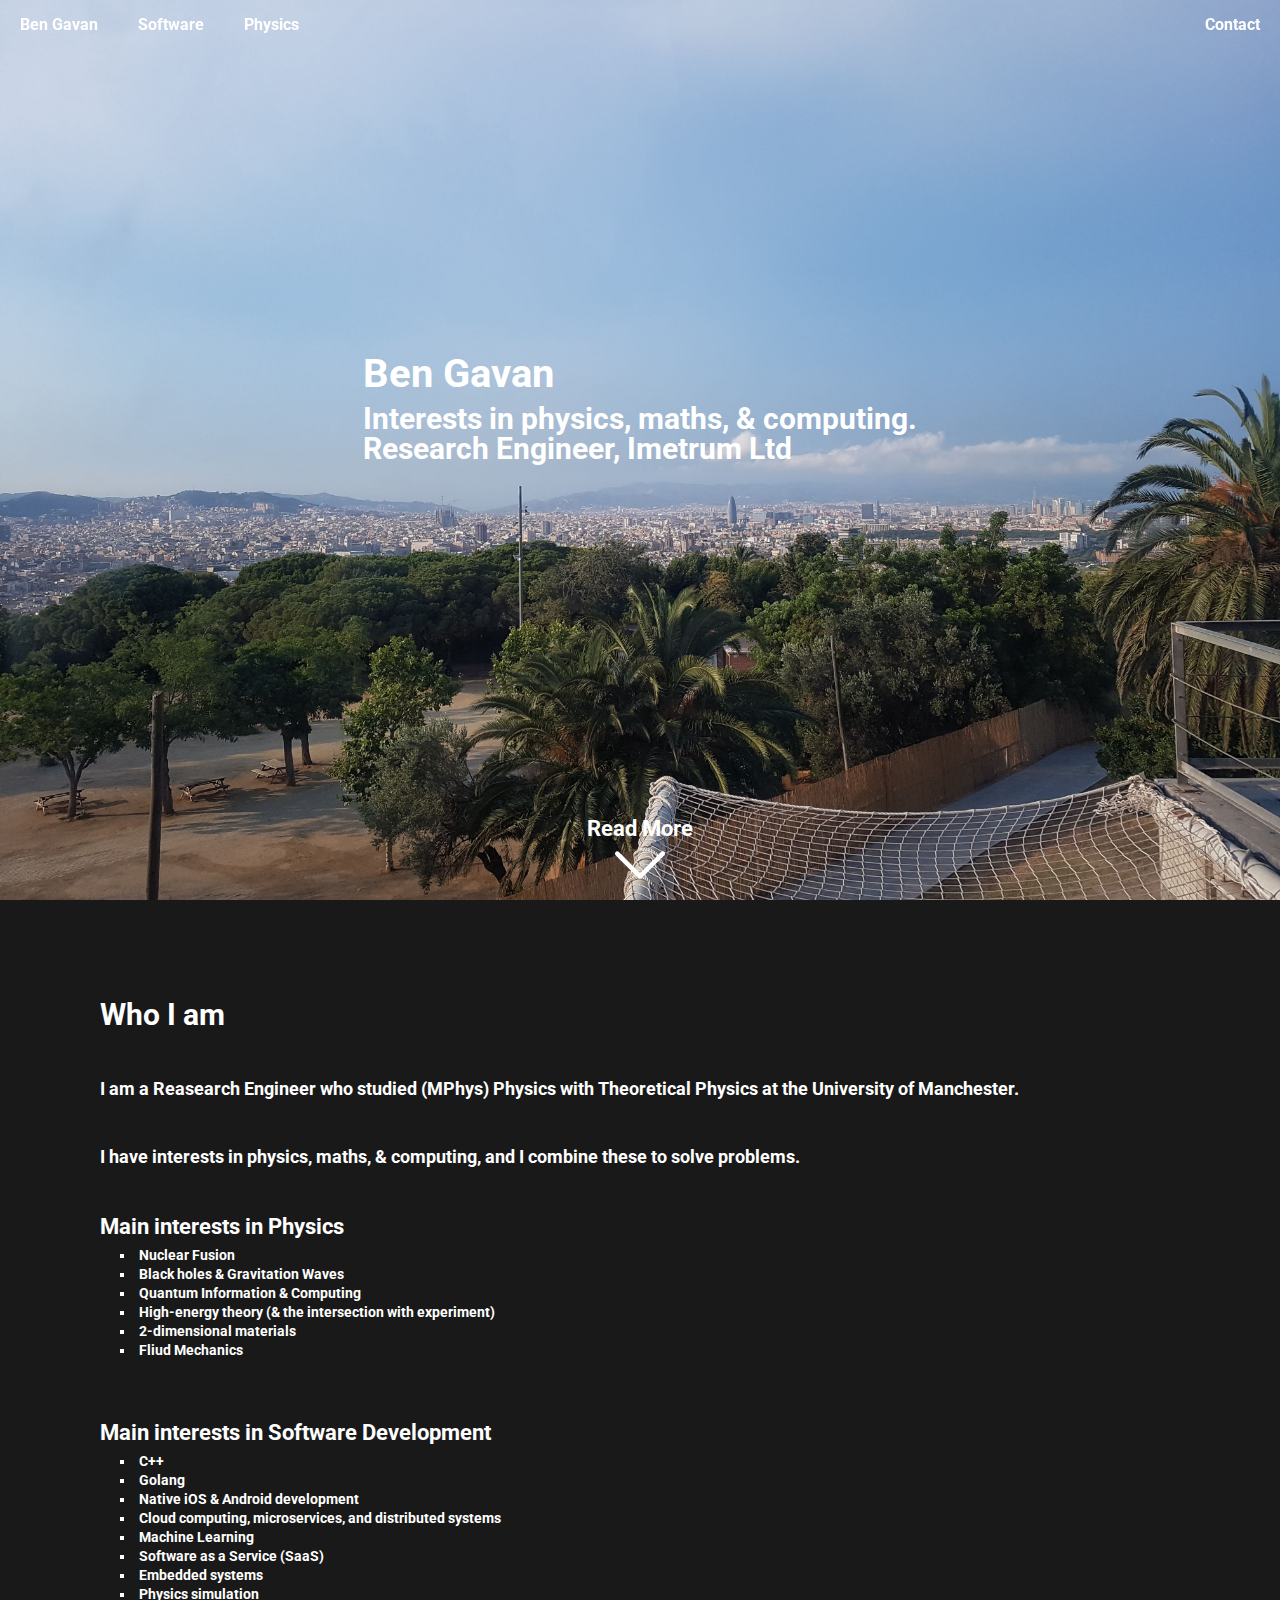
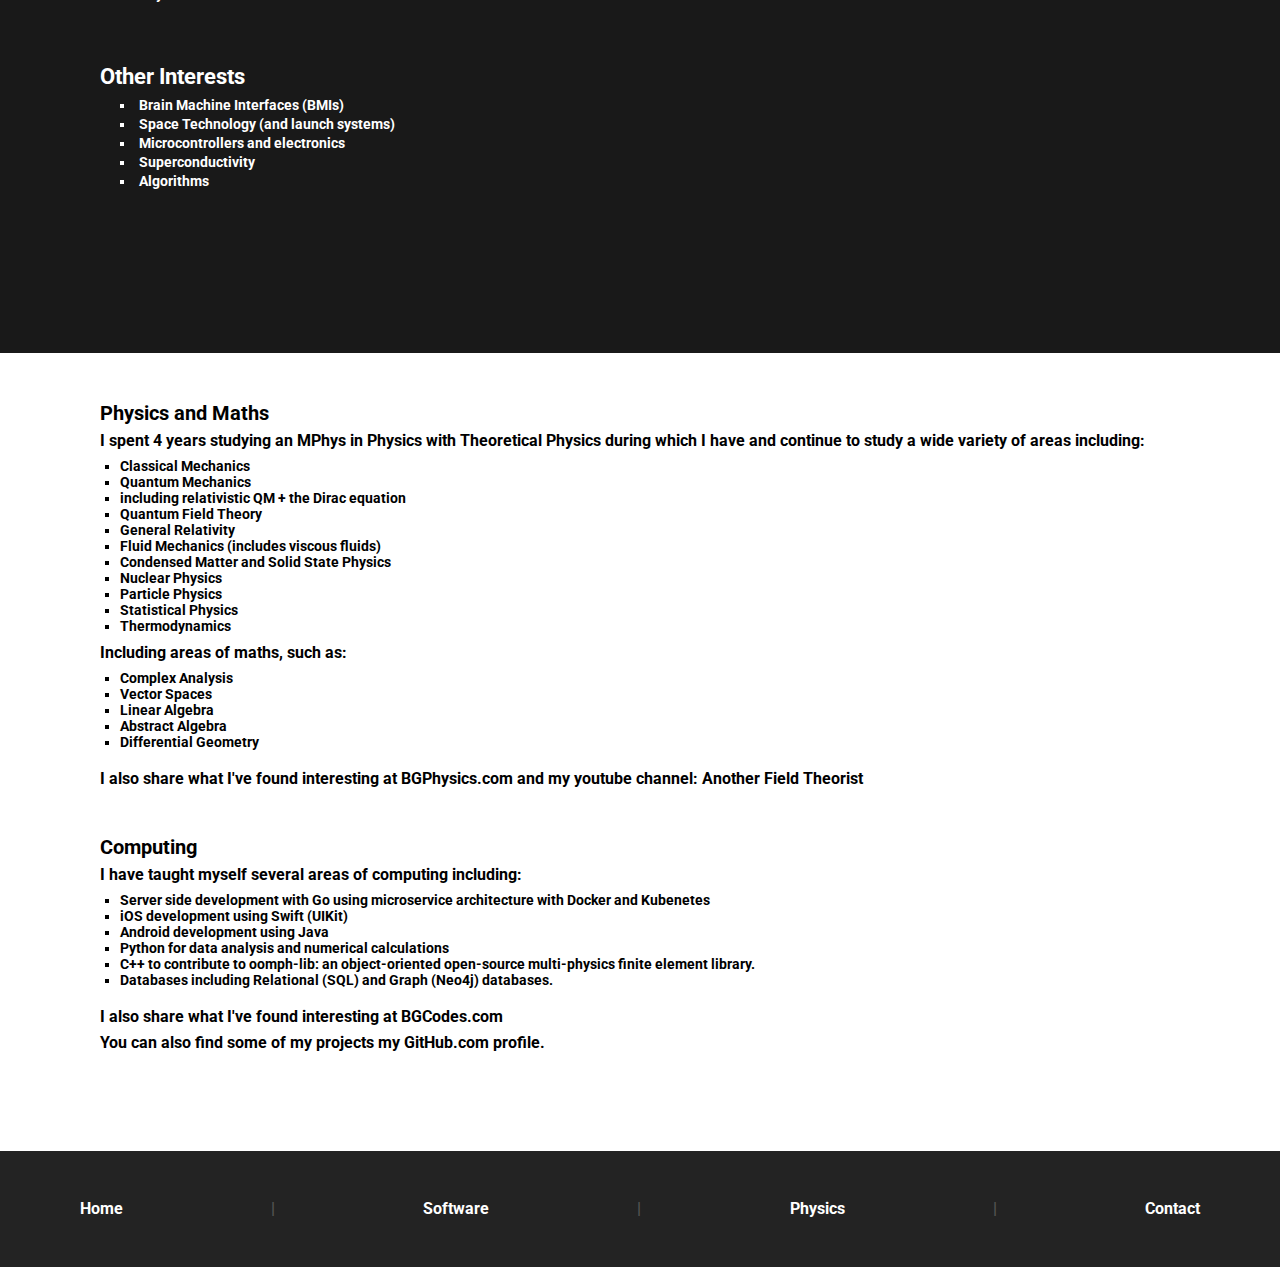
<file: src/index.html>
<!DOCTYPE html>
<html lang="en">
<head>
    <meta charset="UTF-8">
    <title>Ben Gavan</title>
    <meta name="viewport" content="width=device-width, initial-scale=1">
    <link href="https://fonts.googleapis.com/css2?family=Roboto:wght@300&display=swap" rel="stylesheet">
    <link rel="stylesheet" href="../static/reset.css">
    <link rel="stylesheet" href="../static/main.css">
    <link rel="stylesheet" href="../static/main-600-plus.css" media="(min-width: 600px)">
</head>
<body>

<svg version="1.1" xmlns="http://www.w3.org/2000/svg" style="display: none;">

    <symbol id="down-arrow" viewBox="0 0 330 330">
        <path id="XMLID_225_" d="M325.607,79.393c-5.857-5.857-15.355-5.858-21.213,0.001l-139.39,139.393L25.607,79.393
            c-5.857-5.857-15.355-5.858-21.213,0.001c-5.858,5.858-5.858,15.355,0,21.213l150.004,150c2.813,2.813,6.628,4.393,10.606,4.393
            s7.794-1.581,10.606-4.394l149.996-150C331.465,94.749,331.465,85.251,325.607,79.393z"/>
    </symbol>
</svg>

<header id="header">
    <a href="/">Ben&nbsp;Gavan</a>

    <nav id="desktop-nav">
        <div>
            <a href="https://github.com/BenGavan">Software</a>
            <a href="/physics">Physics</a>
        </div>
        <a href="https://www.linkedin.com/in/ben-gavan">Contact</a>
    </nav>

    <a id="menu-btn">
        Menu
    </a>

    <div id="mobile-nav-container" class="display-none">
        <nav id="mobile-nav">
            <a href="/software">Software</a>
            <a href="/physics">Physics</a>
            <a href="https://www.linkedin.com/in/ben-gavan">Contact</a>
        </nav>
    </div>
</header>

<section id="atf">
    <div></div>
    <div id="atf-centre-text">
        <h1>Ben Gavan</h1>
        <p>Interests in physics, maths, & computing.</p>
        <p>Research Engineer, Imetrum Ltd</p>
    </div>
    <a id="read-more">
        <div id="atf-more">
            <h3>Read More</h3>
            <svg class="atf-down-arrow"><use xlink:href="#down-arrow"></use></svg>
        </div>
    </a>
</section>

<section id="my-work">
    <h2>Who I am</h2>
    <p>I am a Reasearch Engineer who studied (MPhys) Physics with Theoretical Physics at the University of Manchester.</p>
    <p>I have interests in physics, maths, & computing, and I combine these to solve problems.</p>

    <div id="details">

        <div>
            <h3>Main interests in Physics</h3>
            <ol>
                <li>Nuclear Fusion</li>
                <li>Black holes & Gravitation Waves</li>
                <li>Quantum Information & Computing</li>
                <li>High-energy theory (& the intersection with experiment)</li>
                <li>2-dimensional materials</li>
                <li>Fliud Mechanics</li>
            </ol>
        </div>

        <div>
            <h3>Main interests in Software Development</h3>
            <ol>
                <li>C++</li>
                <li>Golang</li>
                <li>Native iOS & Android development</li>
                <li>Cloud computing, microservices, and distributed systems</li>
                <li>Machine Learning</li>
                <li>Software as a Service (SaaS)</li>
                <li>Embedded systems</li>
                <li>Physics simulation</li>
            </ol>
        </div>

        <div>
            <h3>Other Interests</h3>
            <ol>
                <li>Brain Machine Interfaces (BMIs)</li>
                <li>Space Technology (and launch systems)</li>
                <li>Microcontrollers and electronics</li>
                <li>Superconductivity</li>
                <li>Algorithms</li>
            </ol>
        </div>

    </div>
</section>

<section id="physics" class="area_of_interest">
    <h2>Physics and Maths</h2>
    <p>I spent 4 years studying an MPhys in Physics with Theoretical Physics during which I have and continue to
        study a wide variety of areas including:</p>
    <ul>
        <li>Classical Mechanics</li>
        <li>Quantum Mechanics
            <li>including relativistic QM + the Dirac equation</li>
        </li>
        <li>Quantum Field Theory</li>
        <li>General Relativity</li>
        <li>Fluid Mechanics (includes viscous fluids)</li>
        <li>Condensed Matter and Solid State Physics</li>
        <li>Nuclear Physics</li>
        <li>Particle Physics</li>
        <li>Statistical Physics</li>
        <li>Thermodynamics</li>
    </ul>
    Including areas of maths, such as:
    <ul>
        <li>Complex Analysis</li>
        <li>Vector Spaces</li>
        <li>Linear Algebra</li>
        <li>Abstract Algebra</li>
        <li>Differential Geometry</li>
    </ul>

    <p>I also share what I've found interesting at <a href="https://bgphysics.com">BGPhysics.com</a> and my youtube channel: <a href="https://www.youtube.com/@AnotherFieldTheorist">Another Field Theorist</a></p>

</section>

<section id="computing" class="area_of_interest">
    <h2>Computing</h2>

    <p>I have taught myself several areas of computing including:</p>
    <ul>
        <li>Server side development with <a href="https://go.dev/">Go</a> using microservice architecture with
            Docker and Kubenetes
        </li>
        <li>iOS development using Swift (UIKit)</li>
        <li>Android development using Java</li>
        <li>Python for data analysis and numerical calculations</li>
        <li>C++ to contribute to <a href="http://oomph-lib.maths.man.ac.uk/doc/html/index.html">oomph-lib: an
            object-oriented open-source multi-physics finite element library</a>.
        </li>
        <li>Databases including Relational (SQL) and Graph (Neo4j) databases.</li>
    </ul>

    <p>I also share what I've found interesting at <a href="https://bgcodes.com">BGCodes.com</a></p>
    <p>You can also find some of my projects my <a href="https://github.com/BenGavan">GitHub.com</a> profile.</p>
</section>

<footer>
    <!--    <div id="stay-connected">-->
    <!--        <h3>STAY CONNECTED</h3>-->
    <!--        <div id="footer-icons"></div>-->
    <!--    </div>-->
    <nav id="footer-nav">
        <a href="/">Home</a>
        <div>|</div>
        <a href="https://github.com/BenGavan">Software</a>
        <div>|</div>
        <a href="/physics">Physics</a>
        <div>|</div>
        <a href="https://www.linkedin.com/in/ben-gavan">Contact</a>
    </nav>
</footer>

<script type="text/javascript"
        src="../static/js/main.js">
</script>
<script type="text/javascript" src="../static/js/header.js"></script>
</body>
</html>
</file>
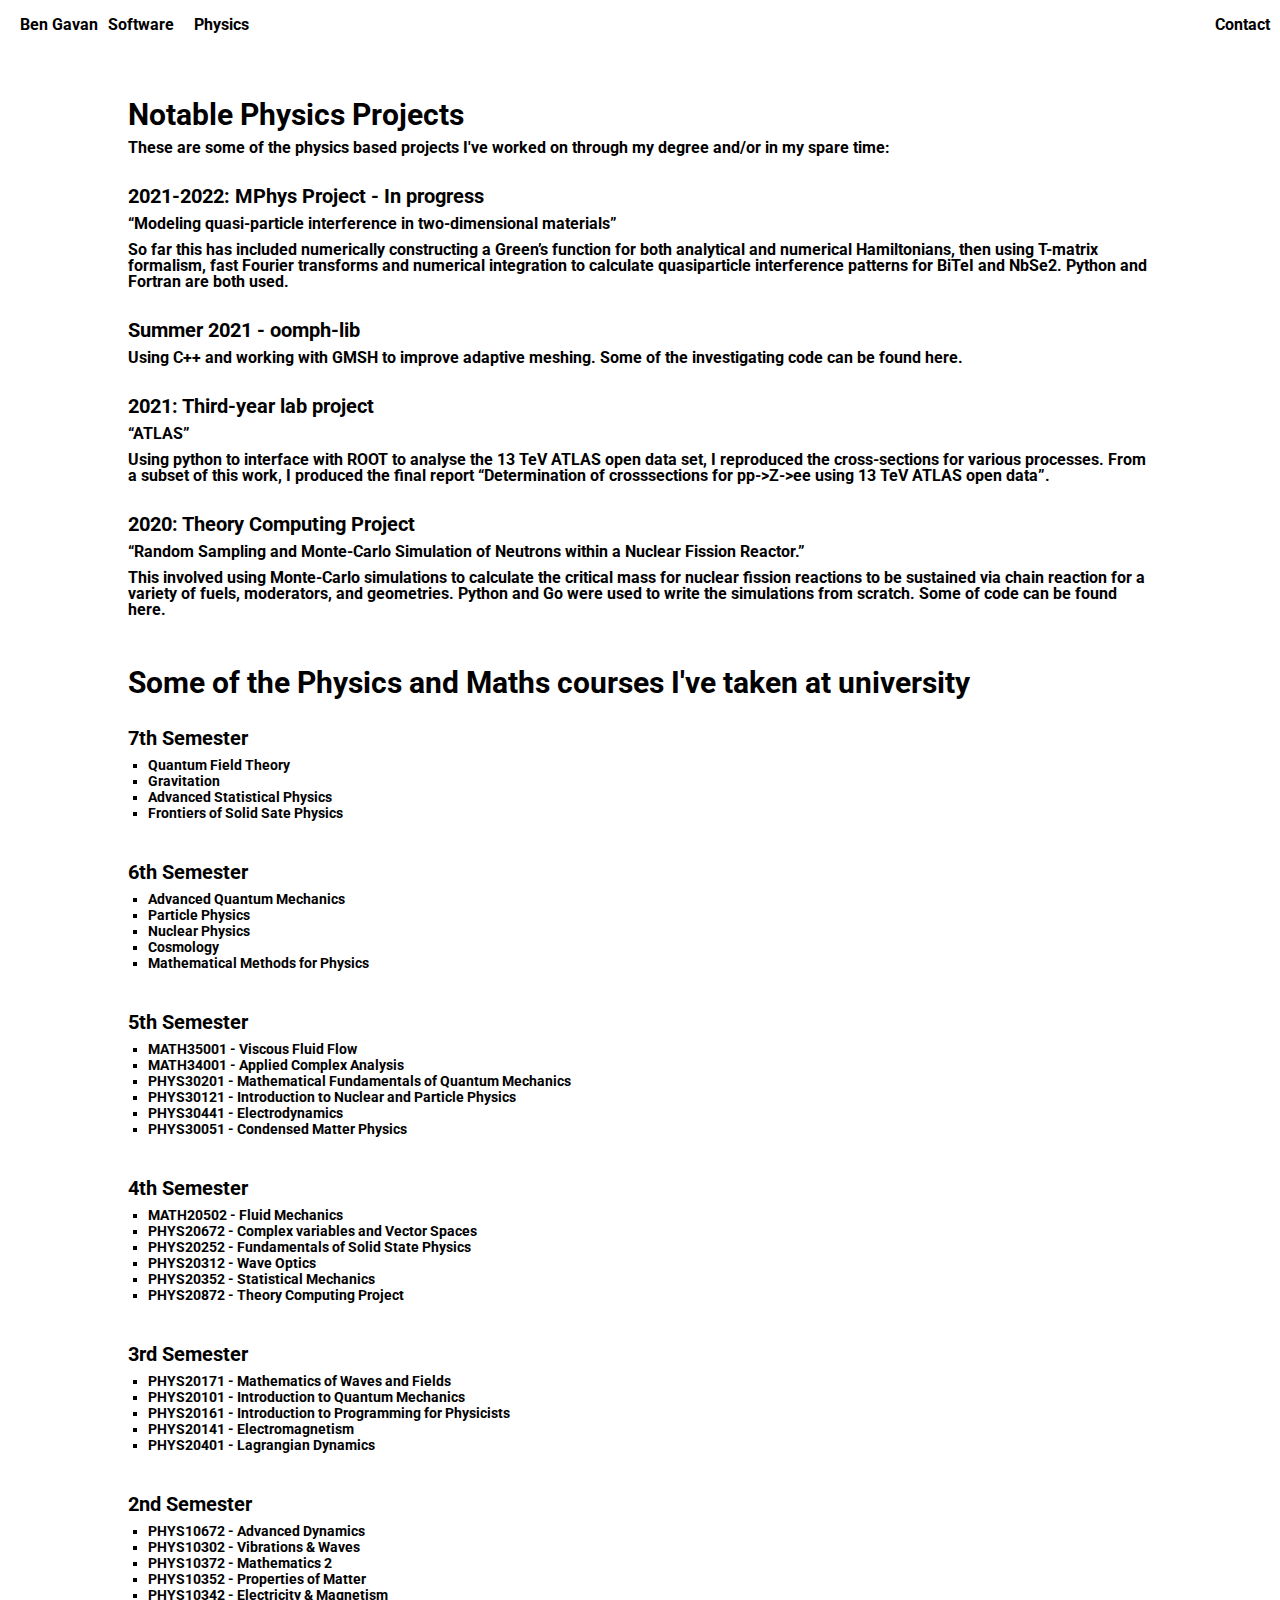
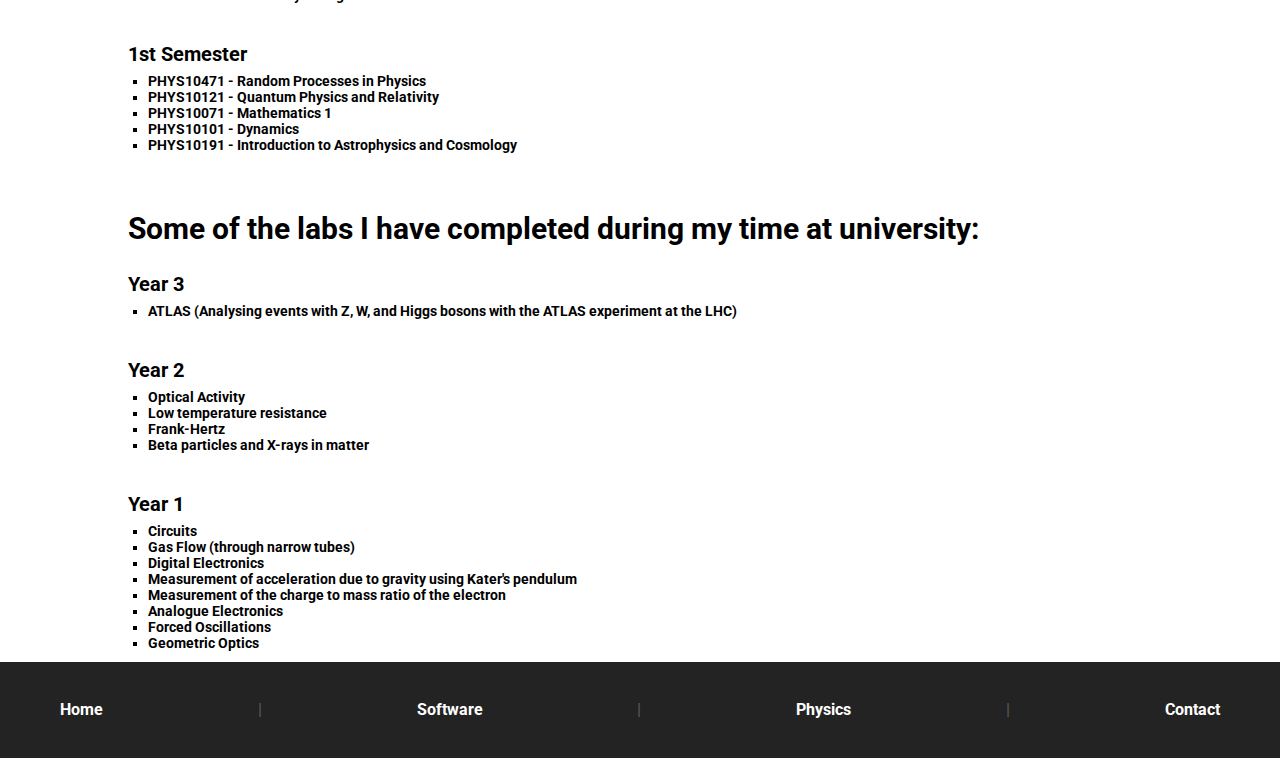
<file: src/physics.html>
<!DOCTYPE html>
<html lang="en">
<head>
    <meta charset="UTF-8">
    <title>Ben Gavan</title>
    <meta name="viewport" content="width=device-width, initial-scale=1">
    <link href="https://fonts.googleapis.com/css2?family=Roboto:wght@300&display=swap" rel="stylesheet">
    <link rel="stylesheet" href="../static/reset.css">
    <link rel="stylesheet" href="../static/physics.css">
    <link rel="stylesheet" href="../static/physics-600-plus.css" media="(min-width: 600px)">
</head>
<body>

<header id="header">
    <a href="/" id="header-name">Ben&nbsp;Gavan</a>

    <nav id="desktop-nav">
        <div>
            <a href="https://github.com/BenGavan">Software</a>
            <a href="/physics">Physics</a>
        </div>
        <a href="https://www.linkedin.com/in/ben-gavan">Contact</a>
    </nav>

    <a id="menu-btn">
        Menu
    </a>
</header>


<section id="project-details">

    <h2>Notable Physics Projects</h2>
    <p>These are some of the physics based projects I've worked on through my degree and/or in my spare time:</p>

    <div>
        <h3>2021-2022: MPhys Project - In progress</h3>
        <p>“Modeling quasi-particle interference in two-dimensional materials”</p>
        <p>So far this has included numerically constructing a Green’s function for both analytical and numerical Hamiltonians, then using T-matrix formalism, fast Fourier transforms and numerical integration to calculate quasiparticle interference patterns for BiTeI and NbSe2.  Python and Fortran are both used.</p>
    </div>

    <div>
        <h3>Summer 2021 - oomph-lib</h3>
        <p>Using C++ and working with GMSH to improve adaptive meshing.  Some of the investigating code can be found <a href="https://github.com/BenGavan/gmsh-experimenting">here</a>.</p>
    </div>

    <div>
        <h3>2021: Third-year lab project</h3>
        <p>“ATLAS”</p>
        <p>Using python to interface with ROOT to analyse the 13 TeV ATLAS open data set, I reproduced the cross-sections for various processes.  From a subset of this work, I produced the final report “Determination of crosssections for pp->Z->ee using 13 TeV ATLAS open data”.
        </p>
    </div>

    <div>
        <h3>2020: Theory Computing Project </h3>
        <p>“Random Sampling and Monte-Carlo Simulation of Neutrons within a Nuclear Fission Reactor.”
        </p>
        <p>This involved using Monte-Carlo simulations to calculate the critical mass for nuclear fission reactions to be sustained via chain reaction for a variety of fuels, moderators, and geometries.  Python and Go were used to write the simulations from scratch.
            Some of code can be found <a href="https://github.com/BenGavan/TheoryProject">here</a>.
        </p>
    </div>

</section>


<section id="physics-courses">
    <h2>Some of the Physics and Maths courses I've taken at university</h2>

    <div id="seventh-semester">
        <h3>7th Semester</h3>
        <ul>
            <li>Quantum Field Theory</li>
            <li>Gravitation</li>
            <li>Advanced Statistical Physics</li>
            <li>Frontiers of Solid Sate Physics</li>
        </ul>
    </div>

    <div id="sixth-semester">
        <h3>6th Semester</h3>
        <ul>
            <li>Advanced Quantum Mechanics</li>
            <li>Particle Physics</li>
            <li>Nuclear Physics</li>
            <li>Cosmology</li>
            <li>Mathematical Methods for Physics</li>
        </ul>
    </div>

    <div id="fifth-semester">
        <h3>5th Semester</h3>
        <ul>
            <li>MATH35001 - Viscous Fluid Flow</li>
            <li>MATH34001 - Applied Complex Analysis</li>
            <li>PHYS30201 - Mathematical Fundamentals of Quantum Mechanics</li>
            <li>PHYS30121 - Introduction to Nuclear and Particle Physics</li>
            <li>PHYS30441 - Electrodynamics</li>
            <li>PHYS30051 - Condensed Matter Physics</li>
        </ul>
    </div>

    <div id="fourth-semester">
        <h3>4th Semester</h3>
        <ul>
            <li>MATH20502 - Fluid Mechanics</li>
            <li>PHYS20672 - Complex variables and Vector Spaces</li>
            <li>PHYS20252 - Fundamentals of Solid State Physics</li>
            <li>PHYS20312 - Wave Optics</li>
            <li>PHYS20352 - Statistical Mechanics</li>
            <li>PHYS20872 - Theory Computing Project</li>
        </ul>
    </div>

    <div id="third-semester">
        <h3>3rd Semester</h3>
        <ul>
            <li>PHYS20171 - Mathematics of Waves and Fields</li>
            <li>PHYS20101 - Introduction to Quantum Mechanics</li>
            <li>PHYS20161 - Introduction to Programming for Physicists</li>
            <li>PHYS20141 - Electromagnetism</li>
            <li>PHYS20401 - Lagrangian Dynamics</li>
        </ul>
    </div>

    <div id="second-semester">
        <h3>2nd Semester</h3>
        <ul>
            <li>PHYS10672 - Advanced Dynamics</li>
            <li>PHYS10302 - Vibrations & Waves</li>
            <li>PHYS10372 - Mathematics 2</li>
            <li>PHYS10352 - Properties of Matter</li>
            <li>PHYS10342 - Electricity & Magnetism</li>
        </ul>
    </div>

    <div id="first-semester">
        <h3>1st Semester</h3>
        <ul>
            <li>PHYS10471 - Random Processes in Physics</li>
            <li>PHYS10121 - Quantum Physics and Relativity</li>
            <li>PHYS10071 - Mathematics 1</li>
            <li>PHYS10101 - Dynamics</li>
            <li>PHYS10191 - Introduction to Astrophysics and Cosmology</li>
        </ul>
    </div>

</section>

<section id="lab">

    <h2>Some of the labs I have completed during my time at university:</h2>

    <div>
        <h3>Year 3</h3>
        <ul>
            <li>ATLAS (Analysing events with Z, W, and Higgs bosons with the ATLAS experiment at the LHC)</li>
        </ul>
    </div>

    <div>
        <h3>Year 2</h3>
        <ul>
            <li><a href="https://github.com/BenGavan/OpticalActivity">Optical Activity</a></li>
            <li>Low temperature resistance</li>
            <li>Frank-Hertz</li>
            <li><a href="https://github.com/BenGavan/BetaAndX-RaysInMatter">Beta particles and X-rays in matter</a></li>
        </ul>
    </div>

    <div>
        <h3>Year 1</h3>
        <ul>
            <li>Circuits</li>
            <li>Gas Flow (through narrow tubes)</li>
            <li>Digital Electronics</li>
            <li>Measurement of acceleration due to gravity using Kater's pendulum</li>
            <li>Measurement of the charge to mass ratio of the electron</li>
            <li>Analogue Electronics</li>
            <li><a href="https://github.com/BenGavan/Forced-Oscillations">Forced Oscillations</a></li>
            <li>Geometric Optics</li>
        </ul>
    </div>

</section>

<footer>
    <nav id="footer-nav">
        <a href="/">Home</a>
        <div>|</div>
        <a href="https://github.com/BenGavan">Software</a>
        <div>|</div>
        <a href="/physics">Physics</a>
        <div>|</div>
        <a href="https://www.linkedin.com/in/ben-gavan">Contact</a>
    </nav>
</footer>

<script type="text/javascript"
        src="../static/js/main.js">
</script>
</body>
</html>
</file>
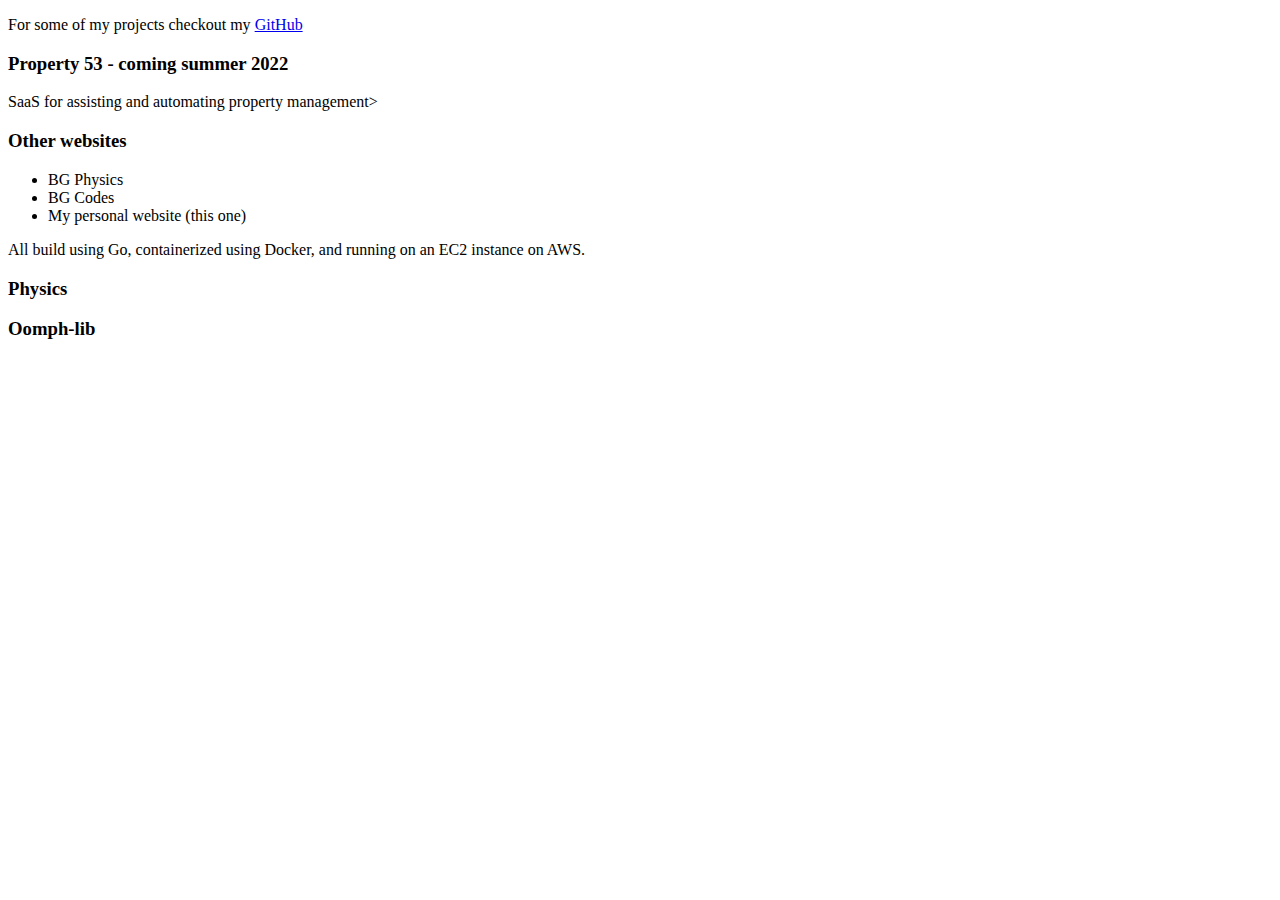
<file: src/software.html>
<!DOCTYPE html>
<html lang="en">
<head>
    <meta charset="UTF-8">
    <title>Title</title>
</head>
<body>

<p>For some of my projects checkout my <a href="https://github.com/BenGavan">GitHub</a></p>

<section>

    <div>
        <h3>Property 53 - coming summer 2022</h3>
        <p>SaaS for assisting and automating property management></p>
    </div>

    <div>
        <h3>Other websites</h3>
        <ul>
            <li>BG Physics</li>
            <li>BG Codes</li>
            <li>My personal website (this one)</li>
        </ul>
        <p>All build using Go, containerized using Docker, and running on an EC2 instance on AWS.</p>
    </div>

    <div>
        <h3>Physics</h3>
    </div>

    <div>
        <h3>Oomph-lib</h3>
    </div>


</section>

</body>
</html>
</file>
<file: static/main.css>
html {
    font-family: 'Roboto', sans-serif;
    font-weight: bold;
    scroll-behavior: smooth;
}

/* Header */
header {
    width: 100vw;
    height: 50px;

    position: fixed;
    left: 0;
    top: 0;

    display: flex;
    flex-direction: row;
    justify-content: space-between;
    align-items: center;

    color: black;
    background-color: white;

    transition-property: background-color;
    transition-duration: 0.3s;
    transition-timing-function: ease;
}

.whiteHeader {
    color: black;
    background-color: white;
}

#desktop-nav {
    display: none;
}

#menu-btn {
    padding-right: 20px;
}

#mobile-nav-container {
    position: absolute;
    top: 50px;
    left: 0;

    transition-property: all;
    transition-timing-function: ease;
    transition-duration: 2s;

}

#mobile-nav {
    position: relative;
    top: 0;
    right: 0;
    width: 100vw;

    display: flex;
    flex-direction: column;

    background-color: white;
}

.display-none {
    display: none;
}

a:hover {
    background-color: #32323210;
}

header > nav {
    width: 100%;

    display: flex;
    justify-content: space-between;
    /*border: 1px solid hotpink;*/
}

header > nav > div {
    display: flex;
    align-items: center;
}

header a, footer a {
    padding: 10px 20px;
    border-radius: 10px;
    cursor: pointer;

    transition-duration: 0.3s;
    transition-property: background-color;
    transition-timing-function: ease;
}

/* ABOVE THE FOLD */
#atf {
    height: 100vh;

    display: flex;
    flex-direction: column;
    justify-content: space-between;
    align-items: center;

    background-image: url("images/home_1.jpg");
    background-repeat: no-repeat;
    background-size: cover;
    background-position: center;

    color: white;
}

#atf-centre-text {
    display: flex;
    flex-direction: column;
    justify-content: center;
    align-items: flex-start;

    /*margin-bottom: 10px;*/

    margin: 100px 50px;
}

#atf-centre-text > h1 {
    font-size: 40px;
    font-weight: bold;
    padding-bottom: 10px;
}

#atf-centre-text > p {
    font-size: 30px;
}

#read-more {
    cursor: pointer;
}

#atf-more {
    display: flex;
    flex-direction: column;
    justify-content: center;
    align-items: center;
    /* border: 1px solid hotpink; */
    margin-bottom: 10px;
}

#atf-more > h3 {
    padding-bottom: 0px;
}

.atf-down-arrow {
    width: 50px;
    height: 50px;
    fill: white;
    stroke: white;
    /* pointer-events: all; */
}

/* My Work */
section#my-work {
    color: white;
    background-color: #191919;

    padding: 100px;
}

h2 {
    font-size: 30px;
}

section#my-work p {
    font-size: 18px;
    padding-top: 50px;
}

#my-work > #details {
    padding-top: 50px;
    display: flex;
    flex-direction: column;
}

#my-work > #details > div {
    padding-bottom: 50px;
}

h3 {
    font-size: 22px;
}

ol, ul {
    list-style-type: square;
    list-style-position: inside;
    padding: 10px 20px;

    font-size: 14px;
}

ol li {
    padding-bottom: 5px;
}

/* Areas of Interests */
.area_of_interest {
    padding-left: 100px;
    padding-right: 100px;
    padding-top: 50px;
}

.area_of_interest h2 {
    font-size: 20px;
    font-weight: bold;
}

.area_of_interest p {
    padding-top: 10px;
}

.area_of_interest ul {
    list-style: square;
}

.area_of_interest li {
    padding-bottom: 2px;
}

#computing {
    padding-bottom: 100px;
}


/* Footer */
footer {
    background-color: #363636;
    color: white;
}

footer > #stay-connected {
    display: flex;
    flex-direction: column;
    justify-content: center;
    align-items: center;
    padding: 80px 50px;
}

footer #footer-icons {
    width: 70vw;
    height: 50px;

    margin-top: 50px;

    background-color: white;
}

footer #footer-nav {
    display: flex;
    justify-content: space-between;
    align-items: center;
    padding: 40px 60px;
    background-color: #232323;
}


footer nav div {
    display: flex;
    justify-content: center;
    align-items: center;
    color: #535353;
}


/* Arrow Utils */
.arrow {
    width: 10px;
    height: 10px;
    border: solid white;
    border-width: 0 6px 6px 0;
    display: inline-block;
    padding: 3px;
}

.right {
    transform: rotate(-45deg);
    -webkit-transform: rotate(-45deg);
}

.left {
    transform: rotate(135deg);
    -webkit-transform: rotate(135deg);
}

.up {
    transform: rotate(-135deg);
    -webkit-transform: rotate(-135deg);
}

.down {
    transform: rotate(45deg);
    -webkit-transform: rotate(45deg);
}
</file>
<file: static/main-600-plus.css>
header {
    color: white;
    background-color: transparent;
}

#menu-btn {
    display: none;
}

#desktop-nav {
    display: flex;
}

#mobile-nav {
    display: none;
}
</file>
<file: static/physics.css>
html {
    font-family: 'Roboto', sans-serif;
    font-weight: bold;
    scroll-behavior: smooth;
}

/* Header */
header {
    width: 100vw;
    height: 50px;

    position: fixed;
    left: 0;
    top: 0;

    display: flex;
    flex-direction: row;
    justify-content: space-between;
    align-items: center;

    color: black;
    background-color: white;

    transition-property: background-color;
    transition-duration: 0.3s;
    transition-timing-function: ease;
}


.whiteHeader {
    color: black;
    background-color: white;
}

#desktop-nav {
    display: none;
}

#menu-btn {
    margin-right: 20px;
}

#header-name {
    margin-left: 20px;
}

a:hover {
    background-color: #32323210;
}

header > nav {
    width: 100%;

    display: flex;
    justify-content: space-between;
    /*border: 1px solid hotpink;*/
}

header > nav > div {
    display: flex;
    align-items: center;
}

#project-details {
    margin-top: 50px;
}

ol, ul {
    list-style-type: square;
    list-style-position: inside;
    padding: 10px 20px;

    font-size: 14px;
}

ol li {
    padding-bottom: 5px;
}

#menu-btn {
    padding-right: 20px;
}




/* Areas of Interests */
section {
    padding-left: 10vw;
    padding-right: 10vw;
    padding-top: 50px;

    border-color: pink;
    border-width: 2px;
}

section h2 {
    font-size: 30px;
    font-weight: bold;
}

section p, section div {
    padding-top: 10px;
}

section ul {
    list-style: square;
}

section li {
    padding-bottom: 2px;
}

section div h3 {
    font-size: 20px;
    margin-top: 20px;
}



/* Footer */
footer {
    background-color: #363636;
    color: white;
}

footer > #stay-connected {
    display: flex;
    flex-direction: column;
    justify-content: center;
    align-items: center;
    padding: 80px 50px;
}

footer #footer-icons {
    width: 70vw;
    height: 50px;

    margin-top: 50px;

    background-color: white;
}

footer #footer-nav {
    display: flex;
    justify-content: space-between;
    align-items: center;
    padding: 40px 60px;
    background-color: #232323;
}


footer nav div {
    display: flex;
    justify-content: center;
    align-items: center;
    color: #535353;
}
</file>
<file: static/physics-600-plus.css>
#menu-btn {
    display: none;
}

#desktop-nav {
    display: flex;
}

#desktop-nav a {
    padding: 10px;
}
</file>
